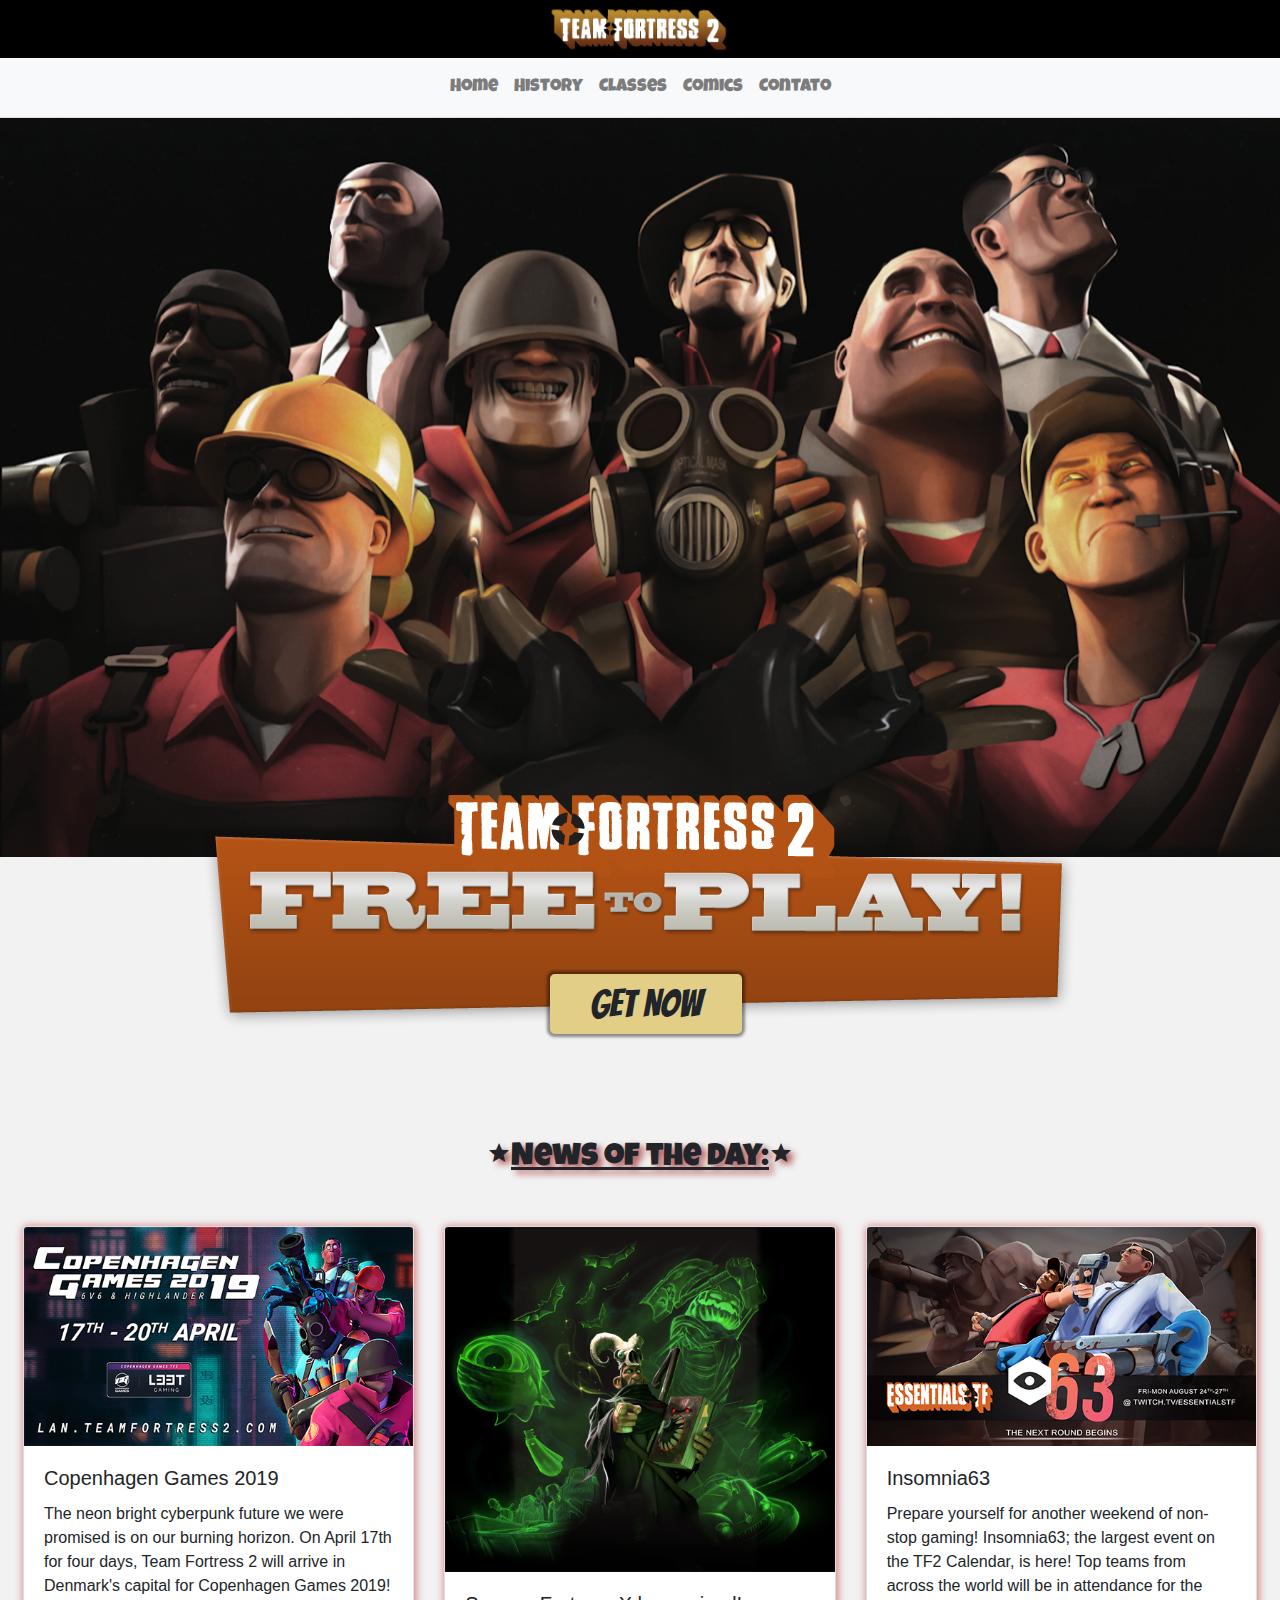
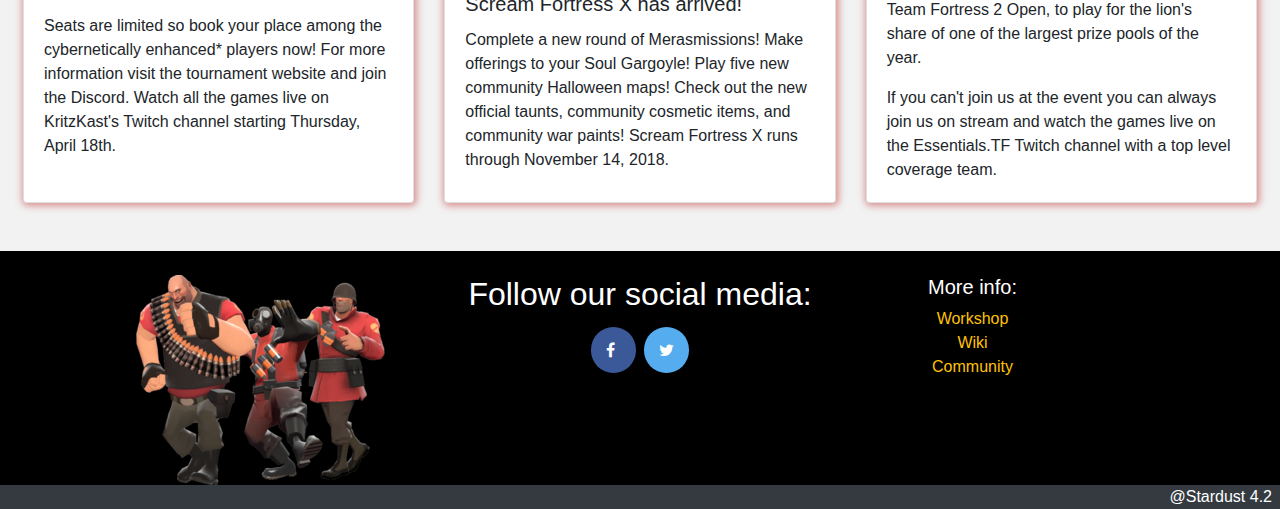
<file: web2Project/index.html>
<!DOCTYPE html>
<html lang="en">

<head>
  <meta charset="UTF-8">
  <meta name="viewport" content="width=device-width, initial-scale=1.0">
  <meta http-equiv="X-UA-Compatible" content="ie=edge">
  <title>Home</title>
  <link rel="icon" href="assets/resources/img/logo.png" type="image/x-icon"/>
  <link rel="stylesheet" href="assets/resources/style/style.css">
  <link href="https://fonts.googleapis.com/icon?family=Material+Icons" rel="stylesheet">
  <link href="https://fonts.googleapis.com/css?family=Luckiest+Guy&display=swap" rel="stylesheet">
  <link href="https://fonts.googleapis.com/css?family=Bangers&display=swap" rel="stylesheet">
  <link rel="stylesheet" href="https://stackpath.bootstrapcdn.com/bootstrap/4.3.1/css/bootstrap.min.css"
    integrity="sha384-ggOyR0iXCbMQv3Xipma34MD+dH/1fQ784/j6cY/iJTQUOhcWr7x9JvoRxT2MZw1T" crossorigin="anonymous">
  <link rel="stylesheet" href="https://cdnjs.cloudflare.com/ajax/libs/font-awesome/4.7.0/css/font-awesome.min.css">
</head>

<body class="body-color">
  <header>
    <div class="text-center " style="background-color: black; width: 100%">
      <a href="index.html"> <img class="img-fluid" src="assets/resources/img/header.png" alt="tf2"
          style="width: 15%;"></a>
      <nav class="navbar navbar-expand-lg navbar-light bg-light ">
        <button class="navbar-toggler" type="button" data-toggle="collapse" data-target="#navbarNav"
          aria-controls="navbarNav" aria-expanded="false" aria-label="Toggle navigation">
          <span class="navbar-toggler-icon"></span>
        </button>
        <div class="collapse navbar-collapse font-header" id="navbarNav">
          <ul class="navbar-nav navbar-center mx-auto">
            <li class="nav-item">
              <a class="nav-link" href="index.html">Home</a>
            </li>
            <li class="nav-item">
              <a class="nav-link" href="history.html">History</a>
            </li>
            <li class="nav-item">
              <a class="nav-link" href="class.html">Classes</a>
            </li>
            <li class="nav-item">
              <a class="nav-link" href="comics.html">Comics</a>
            </li>
            <li class="nav-item">
              <a class="nav-link" href="contact.html">Contato</a>
            </li>
          </ul>
        </div>
      </nav>
    </div>
    </div>
  </header>
  <main>
    <div align="center">
      <img class="image-home img-fluid" src="assets/resources/img/home.png" alt="">

      <div class="btn-wrap">
        <img class="img-fluid image-freeToplay" src="assets/resources/img/freeToplay.png" alt="">
        <a href="https://store.steampowered.com/app/440/Team_Fortress_2/" role="button" aria-pressed="true"
          class="btn btn btn-lg btn-wrap-link">GET NOW</a>
      </div>
    </div>
    <h2 class="text-center news-font mb-5 mt-5"><i class="material-icons">
        star
      </i>News of the day:<i class="material-icons">
        star
      </i></h2>
    <div class="card-deck ml-2 mr-2">
      <div class="card shadow-card">
        <img src="assets/resources/img/car1-home.png" class="card-img-top" alt="...">
        <div class="card-body">
          <h5 class="card-title">Copenhagen Games 2019</h5>
          <p class="card-text">The neon bright cyberpunk future we were promised is on our burning horizon. On April
            17th for four days, Team Fortress 2 will arrive in Denmark's capital for Copenhagen Games 2019!</p>
          <p class="card-text">Seats are limited so book your place among the cybernetically enhanced* players now! For
            more information visit the tournament website and join the Discord. Watch all the games live on KritzKast's
            Twitch channel starting Thursday, April 18th.</p>
        </div>
      </div>
      <div class="card shadow-card">
        <img src="assets/resources/img/card2-home.png" class="card-img-top" alt="...">
        <div class="card-body">
          <h5 class="card-title">Scream Fortress X has arrived!</h5>
          <p class="card-text">Complete a new round of Merasmissions! Make offerings to your Soul Gargoyle! Play five
            new community Halloween maps! Check out the new official taunts, community cosmetic items, and community war
            paints! Scream Fortress X runs through November 14, 2018.</p>
        </div>
      </div>
      <div class="card shadow-card">
        <img src="assets/resources/img/card3-home.jpg" class="card-img-top" alt="...">
        <div class="card-body">
          <h5 class="card-title">Insomnia63</h5>
          <p class="card-text">Prepare yourself for another weekend of non-stop gaming! Insomnia63; the largest event on
            the TF2 Calendar, is here! Top teams from across the world will be in attendance for the Team Fortress 2
            Open, to play for the lion's share of one of the largest prize pools of the year.</p>
          <p class="card-text">If you can't join us at the event you can always join us on stream and watch the games
            live on the Essentials.TF Twitch channel with a top level coverage team.</p>
        </div>
      </div>
    </div>
  </main>
  <footer class="text-center mt-5 footer-color">
    <div class="container">
      <div class="row row-30">
        <div class="col-md-4  mt-4">
          <img src="assets/resources/img/footer.png" alt="">
        </div>
        <div class="col-md-4 mt-4">
          <h2 class="text-white">Follow our social media:</h2>
          <a href="https://www.facebook.com/TeamFortress2" class="fa fa-facebook text-left"></a>
          <a href="https://twitter.com/TeamFortress" class="fa fa-twitter text-left"></a>
        </div>
        <div class="col-md-4 col-xl-3 mt-4">
          <h5 class="text-white">More info:</h5>
          <ul class="nav-list">
            <li>
              <a class="text-warning" href="https://steamcommunity.com/workshop/browse?appid=440">
                Workshop</a>
            </li>
            <li><a class="text-warning" href="https://wiki.teamfortress.com/wiki/Main_Page">
                Wiki</a>
            </li>
            <li><a class="text-warning" href="https://steamcommunity.com/app/440">
                Community</a>
            </li>
          </ul>
        </div>
      </div>
    </div>
  </footer>
  <div class="text-right bg-dark text-white">
    <span class="mr-2">@Stardust 4.2</span>
  </div>
</body>
<script src="https://code.jquery.com/jquery-3.3.1.slim.min.js"
  integrity="sha384-q8i/X+965DzO0rT7abK41JStQIAqVgRVzpbzo5smXKp4YfRvH+8abtTE1Pi6jizo" crossorigin="anonymous"></script>
<script src="https://cdnjs.cloudflare.com/ajax/libs/popper.js/1.14.7/umd/popper.min.js"
  integrity="sha384-UO2eT0CpHqdSJQ6hJty5KVphtPhzWj9WO1clHTMGa3JDZwrnQq4sF86dIHNDz0W1" crossorigin="anonymous"></script>
<script src="https://stackpath.bootstrapcdn.com/bootstrap/4.3.1/js/bootstrap.min.js"
  integrity="sha384-JjSmVgyd0p3pXB1rRibZUAYoIIy6OrQ6VrjIEaFf/nJGzIxFDsf4x0xIM+B07jRM" crossorigin="anonymous"></script>

</html>
</file>
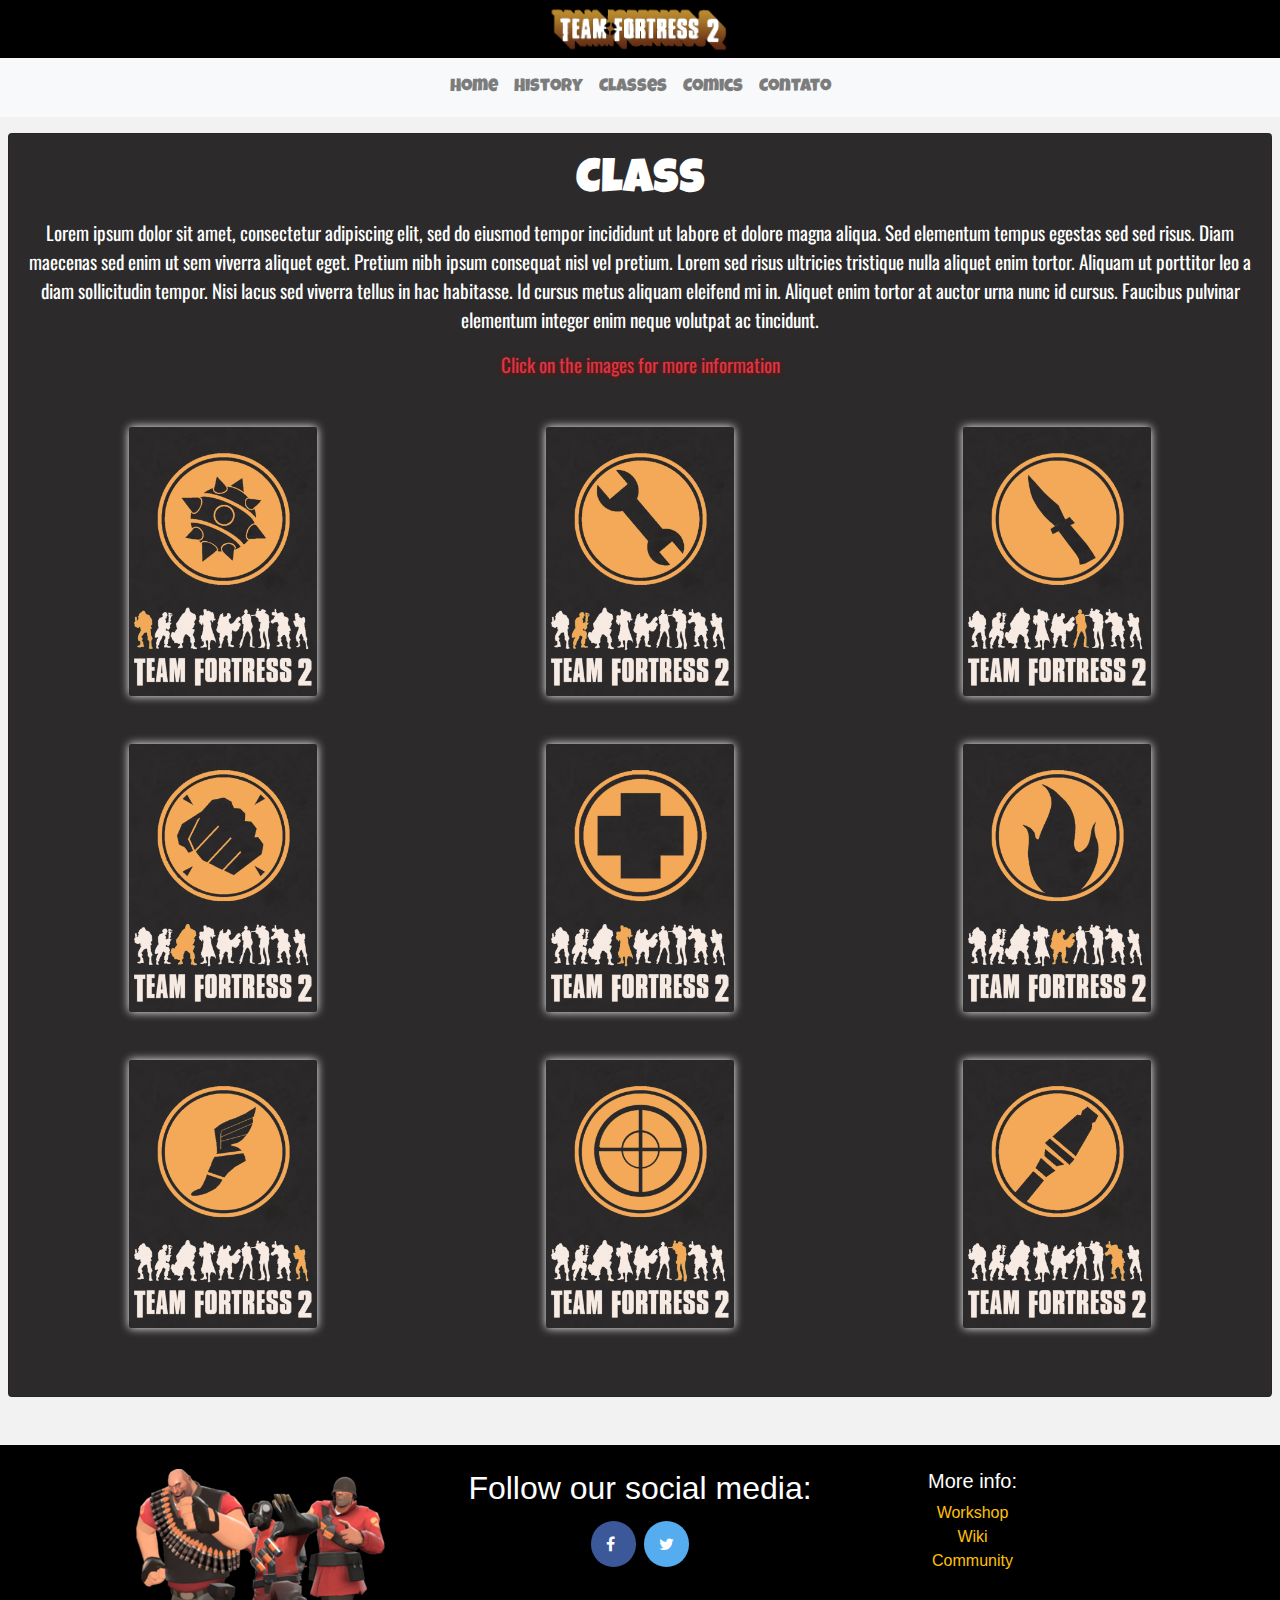
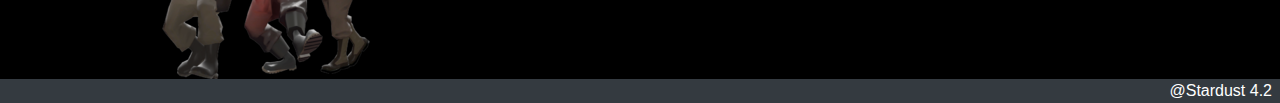
<file: web2Project/class.html>
<!DOCTYPE html>
<html lang="en">

<head>
  <meta charset="UTF-8">
  <meta name="viewport" content="width=device-width, initial-scale=1.0">
  <meta http-equiv="X-UA-Compatible" content="ie=edge">
  <title>Class</title>
  <link rel="icon" href="assets/resources/img/logo.png" type="image/x-icon" />
  <link rel="stylesheet" href="assets/resources/style/style.css">
  <link href="https://fonts.googleapis.com/css?family=Luckiest+Guy&display=swap" rel="stylesheet">
  <link href="https://fonts.googleapis.com/css?family=Oswald&display=swap" rel="stylesheet">
  <link rel="stylesheet" href="https://stackpath.bootstrapcdn.com/bootstrap/4.3.1/css/bootstrap.min.css"
    integrity="sha384-ggOyR0iXCbMQv3Xipma34MD+dH/1fQ784/j6cY/iJTQUOhcWr7x9JvoRxT2MZw1T" crossorigin="anonymous">
  <link rel="stylesheet" href="https://cdnjs.cloudflare.com/ajax/libs/font-awesome/4.7.0/css/font-awesome.min.css">
</head>

<body class="body-color">
  <header>
    <div class="text-center " style="background-color: black; width: 100%">
      <a href="index.html"> <img class="img-fluid" src="assets/resources/img/header.png" alt="tf2"
          style="width: 15%;"></a>
      <nav class="navbar navbar-expand-lg navbar-light bg-light ">
        <button class="navbar-toggler" type="button" data-toggle="collapse" data-target="#navbarNav"
          aria-controls="navbarNav" aria-expanded="false" aria-label="Toggle navigation">
          <span class="navbar-toggler-icon"></span>
        </button>
        <div class="collapse navbar-collapse font-header" id="navbarNav">
          <ul class="navbar-nav navbar-center mx-auto">
            <li class="nav-item">
              <a class="nav-link" href="index.html">Home</a>
            </li>
            <li class="nav-item">
              <a class="nav-link" href="history.html">History</a>
            </li>
            <li class="nav-item">
              <a class="nav-link" href="class.html">Classes</a>
            </li>
            <li class="nav-item">
              <a class="nav-link" href="comics.html">Comics</a>
            </li>
            <li class="nav-item">
              <a class="nav-link" href="contact.html">Contato</a>
            </li>
          </ul>
        </div>
      </nav>
    </div>
    </div>
  </header>
  <main>
    <div class="card bg-card text-white ml-2 mr-2 mt-3">
      <div class="card-body">
        <h2 class=" text-center title-font">
          Class
        </h2>
        <div class="font-text">
          <p class=" text-center">Lorem ipsum dolor sit amet, consectetur adipiscing elit, sed do eiusmod tempor
            incididunt
            ut labore et dolore magna aliqua. Sed elementum tempus egestas sed sed risus. Diam
            maecenas sed enim ut sem viverra aliquet eget. Pretium nibh ipsum consequat nisl vel
            pretium. Lorem sed risus ultricies tristique nulla aliquet enim tortor. Aliquam ut
            porttitor leo a diam sollicitudin tempor. Nisi lacus sed viverra tellus in hac habitasse.
            Id cursus metus aliquam eleifend mi in. Aliquet enim tortor at auctor urna nunc id cursus.
            Faucibus pulvinar elementum integer enim neque volutpat ac tincidunt.
          </p>
          <p class="text-danger text-center mb-5 info-shadow">Click on the images for more information</p>
        </div>
        <div class="card-image">
          <div class="row mb-5">
            <img id="image-class" value="demo" class="image-responsive card-img" data-toggle="tooltip"
              data-placement="right" title="Class: Demoman" src="assets/resources/img/Cartas/class-demo.png">
            <img id="image-class" value="engi" class="image-responsive card-img" data-toggle="tooltip"
              data-placement="right" title="Class: Engineer" src="assets/resources/img/Cartas/class-engi.png">
            <img id="image-class" value="spy" class="image-responsive card-img" data-toggle="tooltip"
              data-placement="right" title="Class: Spy" src="assets/resources/img/Cartas/class-spy.png">
          </div>
          <div class="row mb-5">
            <img id="image-class" value="heavy" class="image-responsive card-img" data-toggle="tooltip"
              data-placement="right" title="Class: heavy" src="assets/resources/img/Cartas/class-heavy.png">
            <img id="image-class" value="medic" class="image-responsive card-img" data-toggle="tooltip"
              data-placement="right" title="Class: Medic" src="assets/resources/img/Cartas/class-medic.png">
            <img id="image-class" value="pyro" class="image-responsive card-img" data-toggle="tooltip"
              data-placement="right" title="Class: Pyro" src="assets/resources/img/Cartas/class-pyro.png">
          </div>
          <div class="row mb-5">
            <img id="image-class" value="scout" class="image-responsive card-img" data-toggle="tooltip"
              data-placement="right" title="Class: Scout" src="assets/resources/img/Cartas/class-scout.png">
            <img id="image-class" value="sniper" class="image-responsive card-img" data-toggle="tooltip"
              data-placement="right" title="Class: Sniper" src="assets/resources/img/Cartas/class-sniper.png">
            <img id="image-class" value="soldier" class="image-responsive card-img" data-toggle="tooltip"
              data-placement="right" title="Class: Soldier" src="assets/resources/img/Cartas/class-soldier.png">
          </div>
        </div>
      </div>
    </div>
  </main>
  <footer class="text-center mt-5 footer-color">
    <div class="container">
      <div class="row row-30">
        <div class="col-md-4  mt-4">
          <img src="assets/resources/img/footer.png">
        </div>
        <div class="col-md-4 mt-4">
          <h2 class="text-white">Follow our social media:</h2>
          <a href="https://www.facebook.com/TeamFortress2" class="fa fa-facebook text-left"></a>
          <a href="https://twitter.com/TeamFortress" class="fa fa-twitter text-left"></a>
        </div>
        <div class="col-md-4 col-xl-3 mt-4">
          <h5 class="text-white">More info:</h5>
          <ul class="nav-list">
            <li>
              <a class="text-warning" href="https://steamcommunity.com/workshop/browse?appid=440">
                Workshop</a>
            </li>
            <li><a class="text-warning" href="https://wiki.teamfortress.com/wiki/Main_Page">
                Wiki</a>
            </li>
            <li><a class="text-warning" href="https://steamcommunity.com/app/440">
                Community</a>
            </li>
          </ul>
        </div>
      </div>
    </div>
  </footer>
  <div class="text-right bg-dark text-white">
    <span class="mr-2">@Stardust 4.2</span>
  </div>
</body>
<script src="https://code.jquery.com/jquery-3.3.1.slim.min.js"
  integrity="sha384-q8i/X+965DzO0rT7abK41JStQIAqVgRVzpbzo5smXKp4YfRvH+8abtTE1Pi6jizo" crossorigin="anonymous"></script>
<script src="https://cdnjs.cloudflare.com/ajax/libs/popper.js/1.14.7/umd/popper.min.js"
  integrity="sha384-UO2eT0CpHqdSJQ6hJty5KVphtPhzWj9WO1clHTMGa3JDZwrnQq4sF86dIHNDz0W1" crossorigin="anonymous"></script>
<script src="https://stackpath.bootstrapcdn.com/bootstrap/4.3.1/js/bootstrap.min.js"
  integrity="sha384-JjSmVgyd0p3pXB1rRibZUAYoIIy6OrQ6VrjIEaFf/nJGzIxFDsf4x0xIM+B07jRM" crossorigin="anonymous"></script>
<script src="assets/resources/scripts/classes.js"></script>
<script>
  $(function () {
    $('[data-toggle="tooltip"]').tooltip()
  })
</script>

</html>
</file>
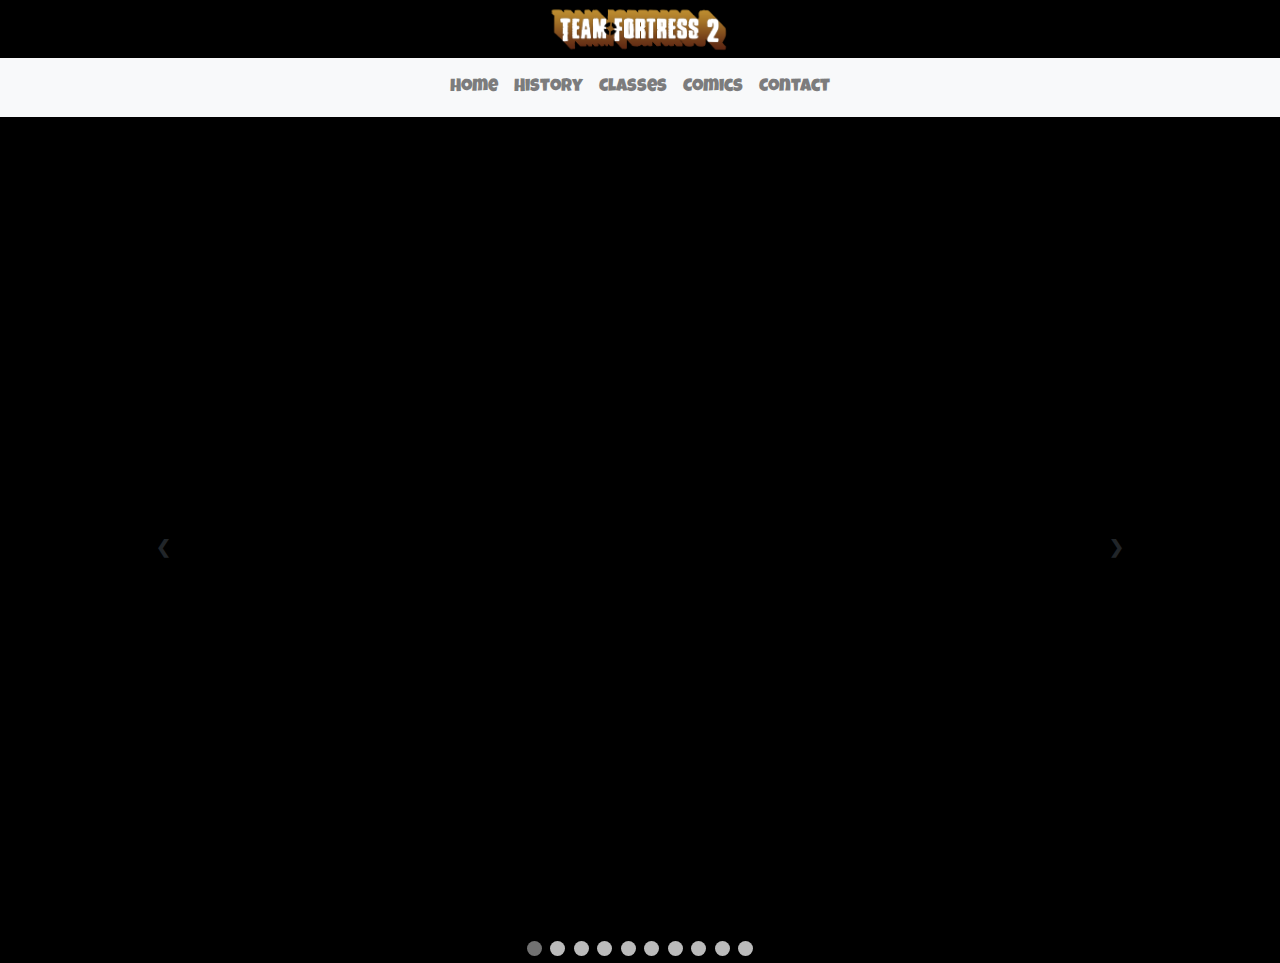
<file: web2Project/comic1.html>
<!DOCTYPE html>
<html lang="en">

<head>
  <meta charset="UTF-8">
  <meta name="viewport" content="width=device-width, initial-scale=1.0">
  <meta http-equiv="X-UA-Compatible" content="ie=edge">
  <title>Comic1</title>
  <link rel="icon" href="assets/resources/img/logo.png" type="image/x-icon" />
  <link rel="stylesheet" href="assets/resources/style/style.css">
  <link rel="stylesheet" href="assets/resources/style/comic1.css">
  <link href="https://fonts.googleapis.com/icon?family=Material+Icons" rel="stylesheet">
  <link href="https://fonts.googleapis.com/css?family=Luckiest+Guy&display=swap" rel="stylesheet">
  <link href="https://fonts.googleapis.com/css?family=Bangers&display=swap" rel="stylesheet">
  <link rel="stylesheet" href="https://stackpath.bootstrapcdn.com/bootstrap/4.3.1/css/bootstrap.min.css"
    integrity="sha384-ggOyR0iXCbMQv3Xipma34MD+dH/1fQ784/j6cY/iJTQUOhcWr7x9JvoRxT2MZw1T" crossorigin="anonymous">
  <link rel="stylesheet" href="https://cdnjs.cloudflare.com/ajax/libs/font-awesome/4.7.0/css/font-awesome.min.css">
</head>

<body class="background-comics">
  <header>
    <div class="text-center " style="background-color: black; width: 100%">
      <a href="index.html"> <img class="img-fluid" src="assets/resources/img/header.png" alt="tf2"
          style="width: 15%;"></a>
      <nav class="navbar navbar-expand-lg navbar-light bg-light ">
        <button class="navbar-toggler" type="button" data-toggle="collapse" data-target="#navbarNav"
          aria-controls="navbarNav" aria-expanded="false" aria-label="Toggle navigation">
          <span class="navbar-toggler-icon"></span>
        </button>
        <div class="collapse navbar-collapse font-header" id="navbarNav">
          <ul class="navbar-nav navbar-center mx-auto">
            <li class="nav-item">
              <a class="nav-link" href="index.html">Home</a>
            </li>
            <li class="nav-item">
              <a class="nav-link" href="history.html">History</a>
            </li>
            <li class="nav-item">
              <a class="nav-link" href="class.html">Classes</a>
            </li>
            <li class="nav-item">
              <a class="nav-link" href="comics.html">Comics</a>
            </li>
            <li class="nav-item">
              <a class="nav-link" href="contact.html">Contact</a>
            </li>
          </ul>
        </div>
      </nav>
    </div>
    </div>
  </header>

  <div class="slideshow-container mt-5">

    <div class="mySlides fade">
      <div class="numbertext">1 / 10</div>
      <img src="assets/resources/img/comic2/00.jpg" style="width:100%">
    </div>

    <div class="mySlides fade">
      <div class="numbertext">3 / 10</div>
      <img src="assets/resources/img/comic2/02.jpg" style="width:100%">
    </div>

    <div class="mySlides fade">
      <div class="numbertext">4 / 10</div>
      <img src="assets/resources/img/comic2/03.jpg" style="width:100%">
    </div>

    <div class="mySlides fade">
      <div class="numbertext">5 / 10</div>
      <img src="assets/resources/img/comic2/04.jpg" style="width:100%">
    </div>

    <div class="mySlides fade">
      <div class="numbertext">6 / 10</div>
      <img src="assets/resources/img/comic2/05.jpg" style="width:100%">
    </div>

    <div class="mySlides fade">
      <div class="numbertext">7 / 10</div>
      <img src="assets/resources/img/comic2/06.jpg" style="width:100%">
    </div>

    <div class="mySlides fade">
      <div class="numbertext">8 / 10</div>
      <img src="assets/resources/img/comic2/07.jpg" style="width:100%">
    </div>

    <div class="mySlides fade">
      <div class="numbertext">9 / 10</div>
      <img src="assets/resources/img/comic2/08.jpg" style="width:100%">
    </div>

    <div class="mySlides fade">
      <div class="numbertext">10 / 10</div>
      <img src="assets/resources/img/comic2/09.jpg" style="width:100%">
    </div>

    <a class="prev" onclick="plusSlides(-1)">&#10094;</a>
    <a class="next" onclick="plusSlides(1)">&#10095;</a>

  </div>
  <br>

  <div style="text-align:center">
    <span class="dot" onclick="currentSlide(1)"></span>
    <span class="dot" onclick="currentSlide(2)"></span>
    <span class="dot" onclick="currentSlide(3)"></span>
    <span class="dot" onclick="currentSlide(4)"></span>
    <span class="dot" onclick="currentSlide(5)"></span>
    <span class="dot" onclick="currentSlide(6)"></span>
    <span class="dot" onclick="currentSlide(7)"></span>
    <span class="dot" onclick="currentSlide(8)"></span>
    <span class="dot" onclick="currentSlide(9)"></span>
    <span class="dot" onclick="currentSlide(10)"></span>

  </div>

  <script src="assets/resources/scripts/comic1.js"></script>

</body>

</html>
</file>
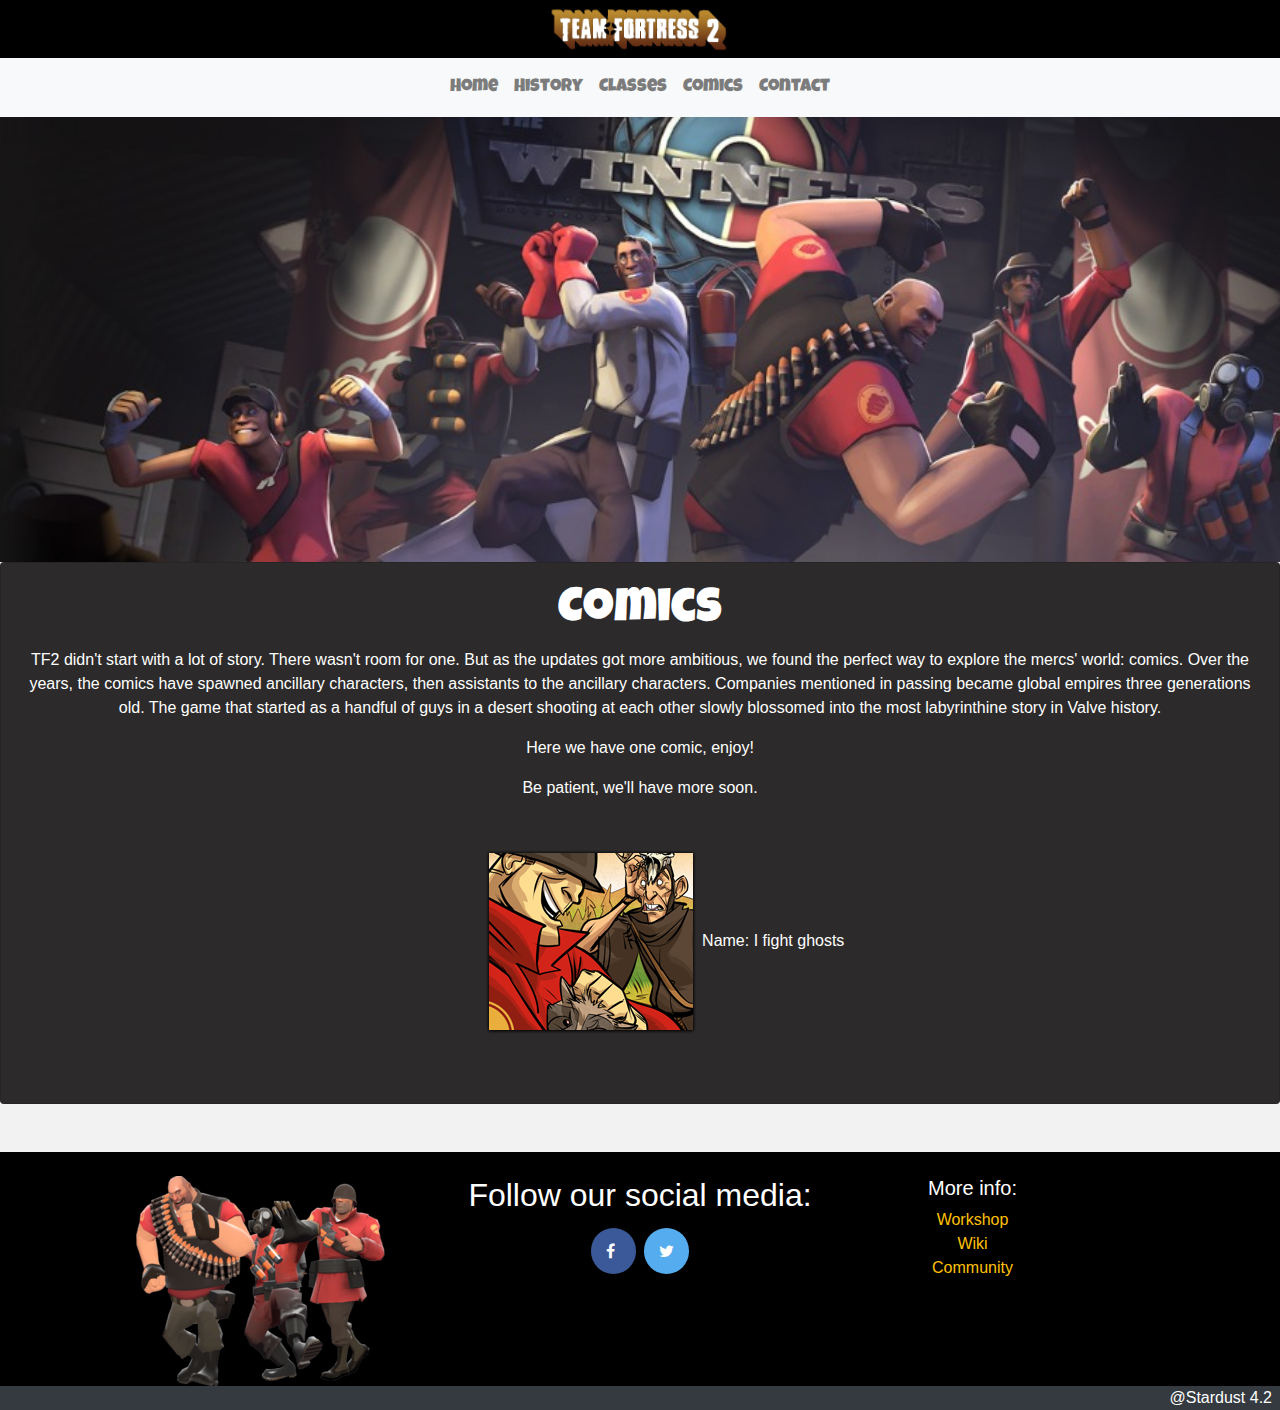
<file: web2Project/comics.html>
<!DOCTYPE html>
<html lang="en">

<head>
  <meta charset="UTF-8">
  <meta name="viewport" content="width=device-width, initial-scale=1.0">
  <meta http-equiv="X-UA-Compatible" content="ie=edge">
  <title>Comics</title>
  <link rel="icon" href="assets/resources/img/logo.png" type="image/x-icon" />
  <link rel="stylesheet" href="assets/resources/style/style.css">
  <link href="https://fonts.googleapis.com/css?family=Luckiest+Guy&display=swap" rel="stylesheet">
  <link href="https://fonts.googleapis.com/css?family=Oswald&display=swap" rel="stylesheet">
  <link rel="stylesheet" href="https://stackpath.bootstrapcdn.com/bootstrap/4.3.1/css/bootstrap.min.css"
    integrity="sha384-ggOyR0iXCbMQv3Xipma34MD+dH/1fQ784/j6cY/iJTQUOhcWr7x9JvoRxT2MZw1T" crossorigin="anonymous">
  <link rel="stylesheet" href="https://cdnjs.cloudflare.com/ajax/libs/font-awesome/4.7.0/css/font-awesome.min.css">
</head>

<body class="body-color">
  <header>
    <div class="text-center " style="background-color: black; width: 100%">
      <a href="index.html"> <img class="img-fluid" src="assets/resources/img/header.png" alt="tf2"
          style="width: 15%;"></a>
      <nav class="navbar navbar-expand-lg navbar-light bg-light ">
        <button class="navbar-toggler" type="button" data-toggle="collapse" data-target="#navbarNav"
          aria-controls="navbarNav" aria-expanded="false" aria-label="Toggle navigation">
          <span class="navbar-toggler-icon"></span>
        </button>
        <div class="collapse navbar-collapse font-header" id="navbarNav">
          <ul class="navbar-nav navbar-center mx-auto">
            <li class="nav-item">
              <a class="nav-link" href="index.html">Home</a>
            </li>
            <li class="nav-item">
              <a class="nav-link" href="history.html">History</a>
            </li>
            <li class="nav-item">
              <a class="nav-link" href="class.html">Classes</a>
            </li>
            <li class="nav-item">
              <a class="nav-link" href="comics.html">Comics</a>
            </li>
            <li class="nav-item">
              <a class="nav-link" href="contact.html">Contact</a>
            </li>
          </ul>
        </div>
      </nav>
    </div>
    </div>
  </header>
  <main>
    <div class="parallax-comics"></div>
    <div class="card bg-card text-white">
      <div class="card-body text-center">
        <h2 class="title-font">Comics</h2>
        <p class="histort-font">
          TF2 didn't start with a lot of story. There wasn't room for one. But as the updates got
          more ambitious, we found the perfect way to explore the mercs' world: comics. Over the
          years, the comics have spawned ancillary characters, then assistants to the ancillary
          characters. Companies mentioned in passing became global empires three generations old.
          The game that started as a handful of guys in a desert shooting at each other slowly
          blossomed into the most labyrinthine story in Valve history.
        </p>
        <p class="histort-font">Here we have one comic, enjoy!</p>
        <p class="histort-font">Be patient, we'll have more soon.</p>

        <div class="mt-5 mb-5">
          <a href="comic1.html"><img class="image-responsive ml-5" src="assets/resources/img/comic2/capa.png" alt="">
            <span style="color: white">Name: I fight ghosts</span>
          </a>
        </div>
      </div>
    </div>
  </main>
  <footer class="text-center mt-5 footer-color">
    <div class="container">
      <div class="row row-30">
        <div class="col-md-4  mt-4">
          <img src="assets/resources/img/footer.png" alt="">
        </div>
        <div class="col-md-4 mt-4">
          <h2 class="text-white">Follow our social media:</h2>
          <a href="https://www.facebook.com/TeamFortress2" class="fa fa-facebook text-left"></a>
          <a href="https://twitter.com/TeamFortress" class="fa fa-twitter text-left"></a>
        </div>
        <div class="col-md-4 col-xl-3 mt-4">
          <h5 class="text-white">More info:</h5>
          <ul class="nav-list">
            <li>
              <a class="text-warning" href="https://steamcommunity.com/workshop/browse?appid=440">
                Workshop</a>
            </li>
            <li><a class="text-warning" href="https://wiki.teamfortress.com/wiki/Main_Page">
                Wiki</a>
            </li>
            <li><a class="text-warning" href="https://steamcommunity.com/app/440">
                Community</a>
            </li>
          </ul>
        </div>
      </div>
    </div>
  </footer>
  <div class="text-right bg-dark text-white">
    <span class="mr-2">@Stardust 4.2</span>
  </div>
</body>

<script src="https://code.jquery.com/jquery-3.3.1.slim.min.js"
  integrity="sha384-q8i/X+965DzO0rT7abK41JStQIAqVgRVzpbzo5smXKp4YfRvH+8abtTE1Pi6jizo" crossorigin="anonymous"></script>
<script src="https://cdnjs.cloudflare.com/ajax/libs/popper.js/1.14.7/umd/popper.min.js"
  integrity="sha384-UO2eT0CpHqdSJQ6hJty5KVphtPhzWj9WO1clHTMGa3JDZwrnQq4sF86dIHNDz0W1" crossorigin="anonymous"></script>
<script src="https://stackpath.bootstrapcdn.com/bootstrap/4.3.1/js/bootstrap.min.js"
  integrity="sha384-JjSmVgyd0p3pXB1rRibZUAYoIIy6OrQ6VrjIEaFf/nJGzIxFDsf4x0xIM+B07jRM" crossorigin="anonymous"></script>

</html>
</file>
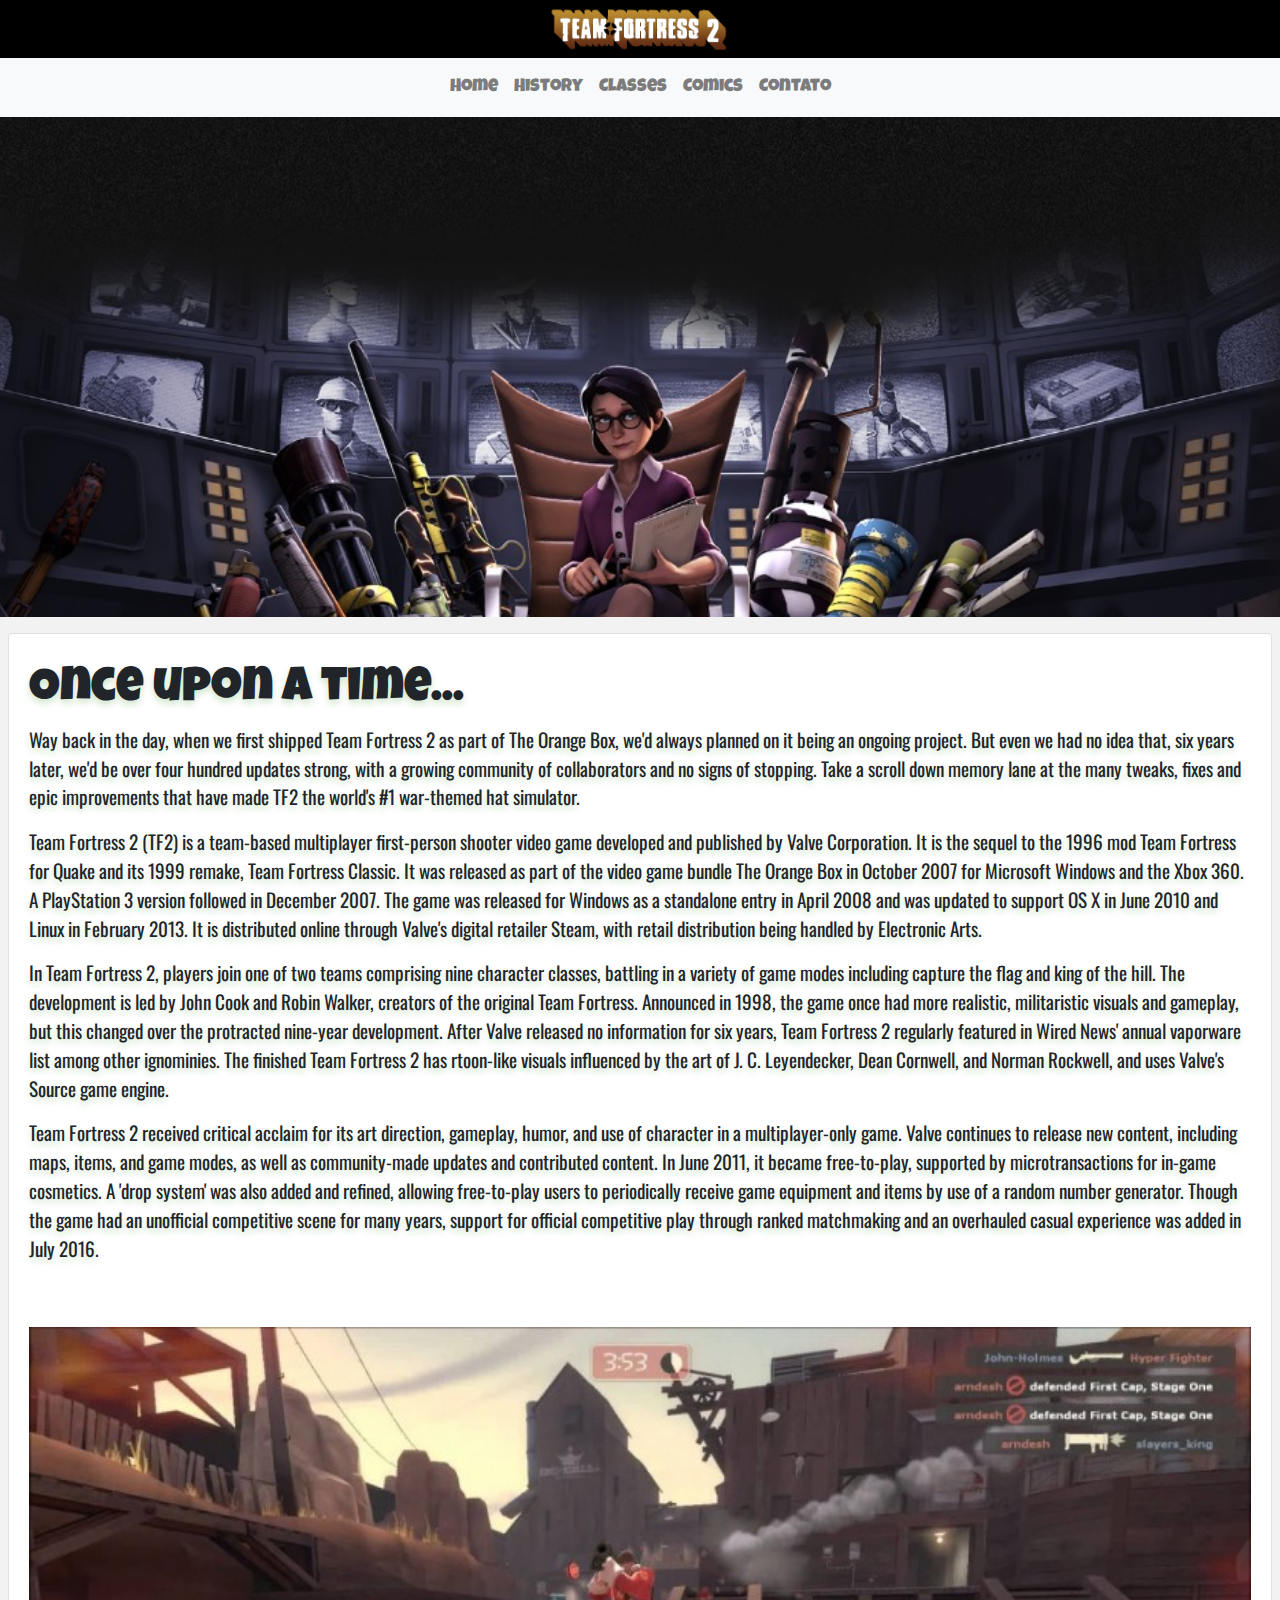
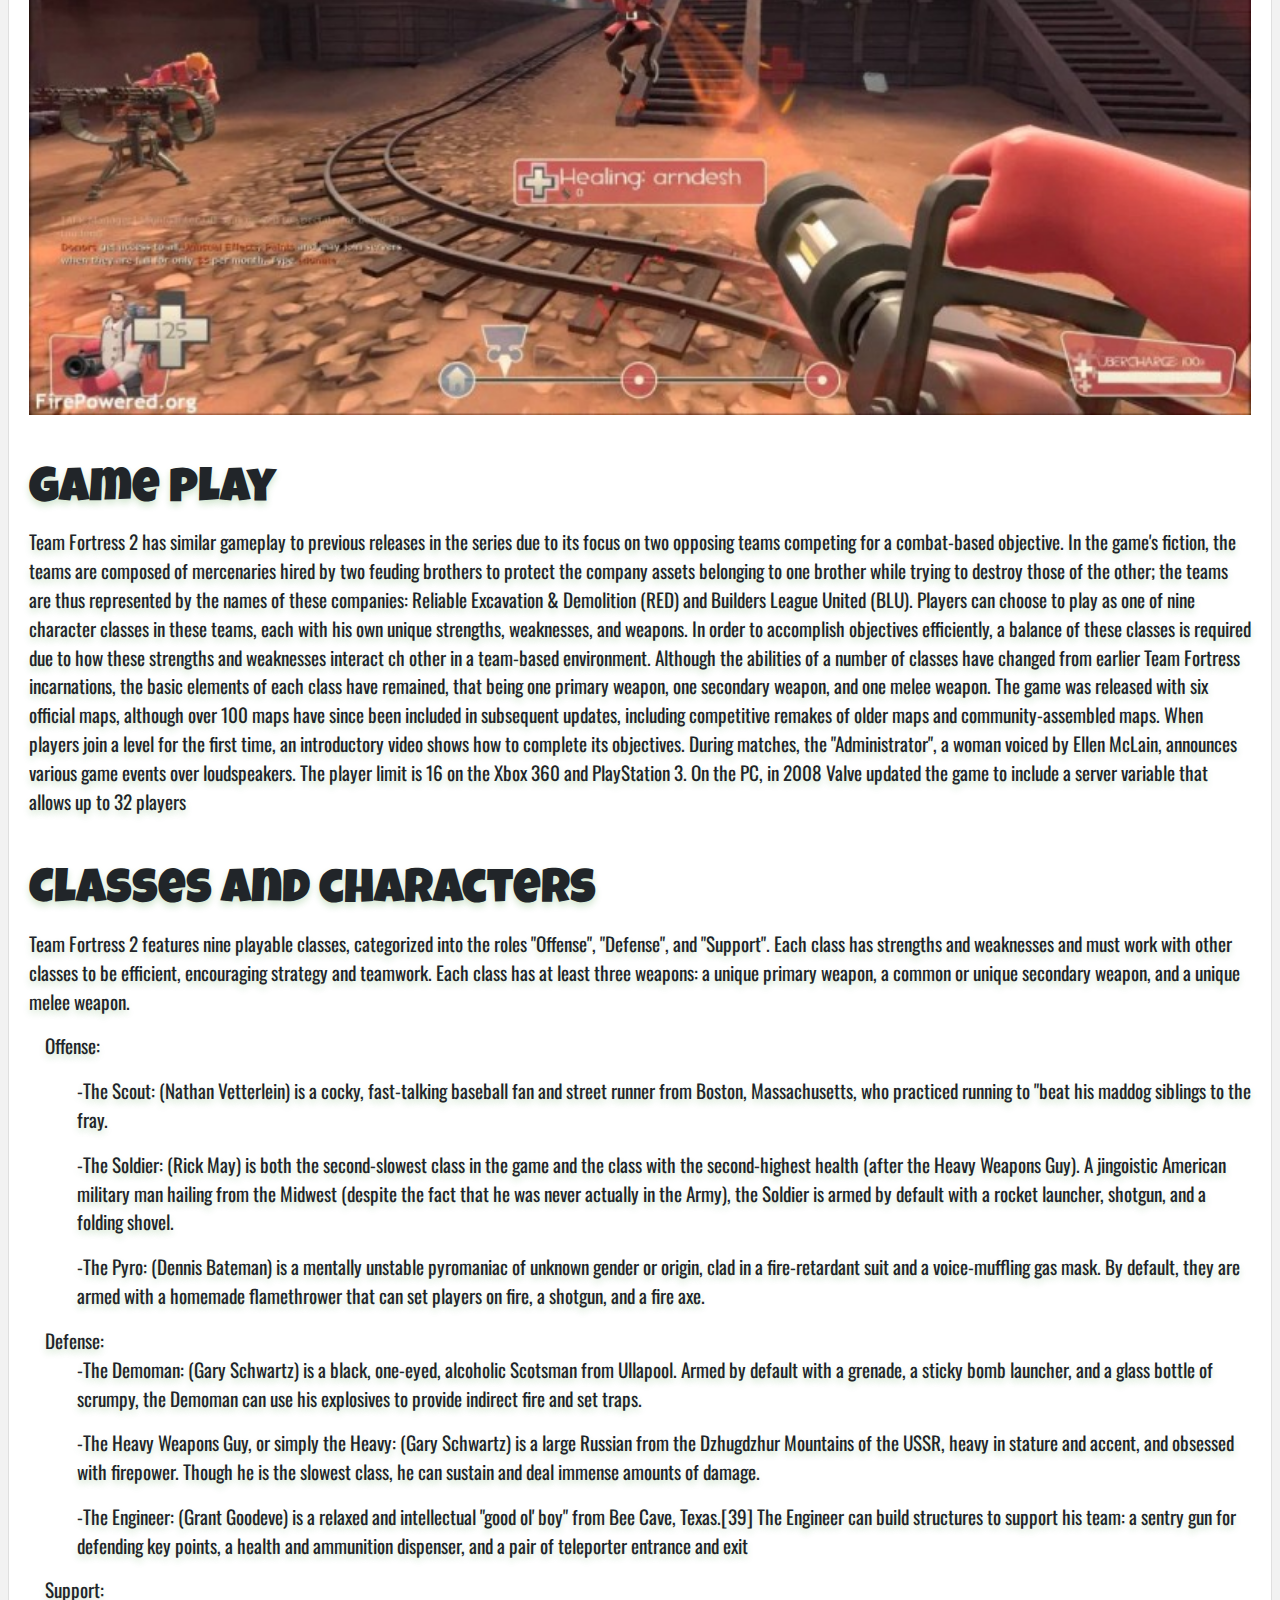
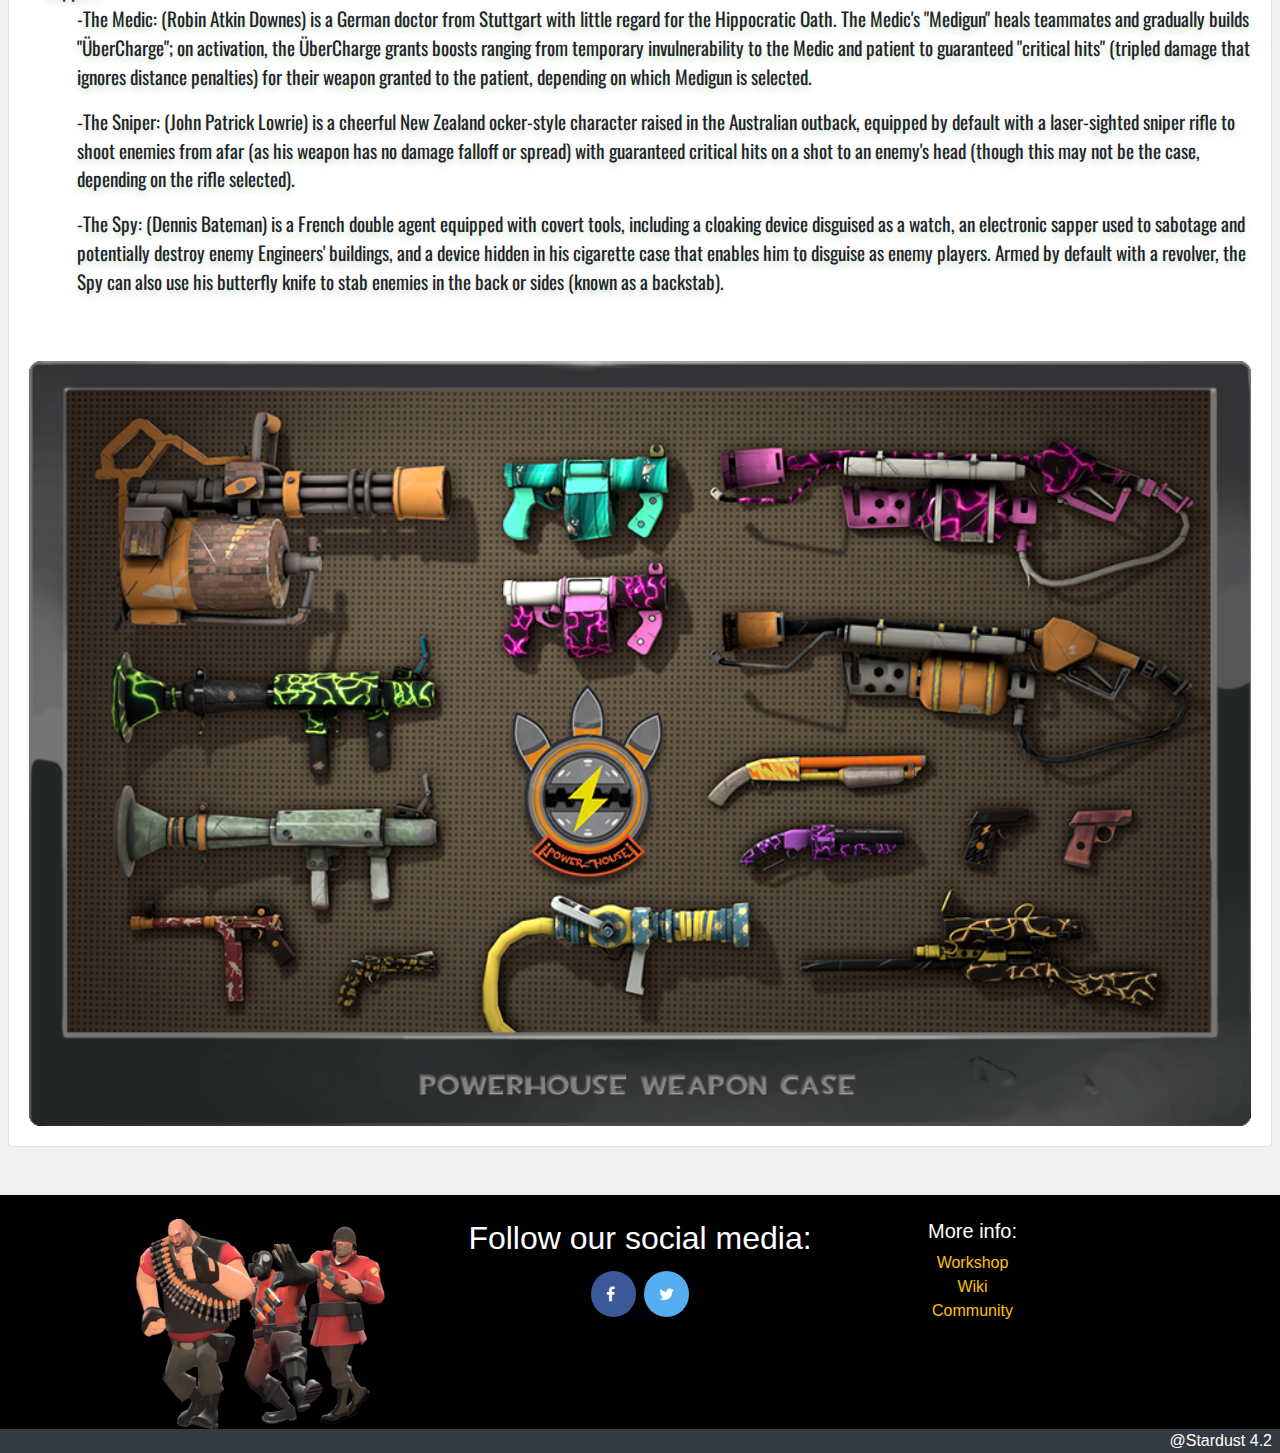
<file: web2Project/history.html>
<!DOCTYPE html>
<html lang="en">

<head>
  <meta charset="UTF-8">
  <meta name="viewport" content="width=device-width, initial-scale=1.0">
  <meta http-equiv="X-UA-Compatible" content="ie=edge">
  <title>History</title>
  <link rel="icon" href="assets/resources/img/logo.png" type="image/x-icon"/>
  <link rel="stylesheet" href="assets/resources/style/style.css">
  <link href="https://fonts.googleapis.com/css?family=Luckiest+Guy&display=swap" rel="stylesheet">
  <link href="https://fonts.googleapis.com/css?family=Oswald&display=swap" rel="stylesheet">
  <link rel="stylesheet" href="https://stackpath.bootstrapcdn.com/bootstrap/4.3.1/css/bootstrap.min.css"
    integrity="sha384-ggOyR0iXCbMQv3Xipma34MD+dH/1fQ784/j6cY/iJTQUOhcWr7x9JvoRxT2MZw1T" crossorigin="anonymous">
  <link rel="stylesheet" href="https://cdnjs.cloudflare.com/ajax/libs/font-awesome/4.7.0/css/font-awesome.min.css">
  <script src="https://code.jquery.com/jquery-3.3.1.slim.min.js"
    integrity="sha384-q8i/X+965DzO0rT7abK41JStQIAqVgRVzpbzo5smXKp4YfRvH+8abtTE1Pi6jizo" crossorigin="anonymous">
  </script>
  <script src="https://cdnjs.cloudflare.com/ajax/libs/popper.js/1.14.7/umd/popper.min.js"
    integrity="sha384-UO2eT0CpHqdSJQ6hJty5KVphtPhzWj9WO1clHTMGa3JDZwrnQq4sF86dIHNDz0W1" crossorigin="anonymous">
  </script>
  <script src="https://stackpath.bootstrapcdn.com/bootstrap/4.3.1/js/bootstrap.min.js"
    integrity="sha384-JjSmVgyd0p3pXB1rRibZUAYoIIy6OrQ6VrjIEaFf/nJGzIxFDsf4x0xIM+B07jRM" crossorigin="anonymous">
  </script>
</head>
<script>
    function muda(){
      document.getElementById('text-class').style.color="orange";
    }
  </script>
<body class="body-color">
  <header>
    <div class="text-center " style="background-color: black; width: 100%">
      <a href="index.html"> <img class="img-fluid" src="assets/resources/img/header.png" alt="tf2"
          style="width: 15%;"></a>
      <nav class="navbar navbar-expand-lg navbar-light bg-light ">
        <button class="navbar-toggler" type="button" data-toggle="collapse" data-target="#navbarNav"
          aria-controls="navbarNav" aria-expanded="false" aria-label="Toggle navigation">
          <span class="navbar-toggler-icon"></span>
        </button>
        <div class="collapse navbar-collapse font-header" id="navbarNav">
          <ul class="navbar-nav navbar-center mx-auto">
            <li class="nav-item">
              <a class="nav-link" href="index.html">Home</a>
            </li>
            <li class="nav-item">
              <a class="nav-link" href="history.html">History</a>
            </li>
            <li class="nav-item">
              <a class="nav-link" href="class.html">Classes</a>
            </li>
            <li class="nav-item">
              <a class="nav-link" href="comics.html">Comics</a>
            </li>
            <li class="nav-item">
              <a class="nav-link" href="contact.html">Contato</a>
            </li>
          </ul>
        </div>
      </nav>
    </div>
    </div>
  </header>
  <main>
    <div class="parallax-history"></div>
    <div>
      <div class="card card ml-2 mr-2 mt-3 history-shadow">
        <div class="card-body">
          <span class="title-font"> Once upon a time... </span>
          <p class="font-text" id="text-class" onmouseover="muda()">
            Way back in the day, when we first shipped Team Fortress 2 as part of The Orange Box, we'd always planned on
            it being an ongoing project.
            But even we had no idea that, six years later, we'd be over four hundred updates strong, with a growing
            community of collaborators and no
            signs of stopping. Take a scroll down memory lane at the many tweaks, fixes and epic improvements that have
            made TF2 the world's #1 war-themed
            hat simulator.
          </p>
          <p class="font-text">
            Team Fortress 2 (TF2) is a team-based multiplayer first-person shooter video game developed and published by
            Valve Corporation. It is the sequel to the
            1996 mod Team Fortress for Quake and its 1999 remake, Team Fortress Classic. It was released as part of the
            video game bundle The Orange Box in
            October 2007 for Microsoft Windows and the Xbox 360. A PlayStation 3 version followed in December 2007. The
            game was released for Windows as
            a standalone entry in April 2008 and was updated to support OS X in June 2010 and Linux in February 2013. It
            is distributed online through Valve's
            digital retailer Steam, with retail distribution being handled by Electronic Arts.
          </p>
          <p class="font-text">
            In Team Fortress 2, players join one of two teams comprising nine character classes, battling in a variety
            of game modes including capture the flag and king
            of the hill. The development is led by John Cook and Robin Walker, creators of the original Team Fortress.
            Announced in 1998, the game once had
            more realistic, militaristic visuals and gameplay, but this changed over the protracted nine-year
            development. After Valve released no information
            for six years, Team Fortress 2 regularly featured in Wired News' annual vaporware list among other
            ignominies. The finished Team Fortress 2 has
            rtoon-like visuals influenced by the art of J. C. Leyendecker, Dean Cornwell, and Norman Rockwell, and uses
            Valve's Source game engine.
          </p>
          <p class="font-text">
            Team Fortress 2 received critical acclaim for its art direction, gameplay, humor, and use of character in a
            multiplayer-only game.
            Valve continues to release new content, including maps, items, and game modes, as well as community-made
            updates and
            contributed content. In June 2011, it became free-to-play, supported by microtransactions for in-game
            cosmetics. A 'drop system' was
            also added and refined, allowing free-to-play users to periodically receive game equipment and items by use
            of a random number generator.
            Though the game had an unofficial competitive scene for many years, support for official competitive play
            through ranked matchmaking and
            an overhauled casual experience was added in July 2016.
          </p>
          <img class="respondive-image mt-5" style="width: 100%" src="assets/resources/img/img-history1.jpg" alt="">
          <h3 class="title-font mt-5">Game play</h3>
          <p class="font-text">
            Team Fortress 2 has similar gameplay to previous releases in the series due to its focus on two opposing
            teams competing for a combat-based objective. In the game's fiction,
            the teams are composed of mercenaries hired by two feuding brothers to protect the company assets belonging
            to one brother while trying to destroy those of
            the other; the teams are thus represented by the names of these companies: Reliable Excavation & Demolition
            (RED) and Builders League United (BLU). Players can choose to play as
            one of nine character classes in these teams, each with his own unique strengths, weaknesses, and weapons.
            In order to
            accomplish objectives efficiently, a balance of these classes is required due to how these strengths and
            weaknesses interact
            ch other in a team-based environment. Although the abilities of a number of classes have changed from
            earlier Team Fortress
            incarnations, the basic elements of each class have remained, that being one primary weapon, one secondary
            weapon, and one
            melee weapon. The game was released with six official maps, although over 100 maps have since been included
            in
            subsequent updates, including competitive remakes of older maps and community-assembled maps. When players
            join a
            level for the first time, an introductory video shows how to complete its objectives. During matches, the
            "Administrator",
            a woman voiced by Ellen McLain, announces various game events over loudspeakers. The player limit is 16 on
            the Xbox 360
            and PlayStation 3. On the PC, in 2008 Valve updated the game to include a server variable that allows up to
            32 players
          </p>
          <h3 class="title-font mt-5">Classes and characters</h3>
          <p class="font-text">
            Team Fortress 2 features nine playable classes, categorized into the roles "Offense", "Defense", and
            "Support". Each class has strengths and weaknesses and must work with other classes
            to be efficient, encouraging strategy and teamwork. Each class has at least three weapons: a unique primary
            weapon, a
            common or unique secondary weapon, and a unique melee weapon.
          </p>
          <p class="font-text">
            <span class="ml-3">Offense:</span>
            <ul class="ml-5 font-text">
              <li class="mb-3">-The Scout: (Nathan Vetterlein) is a cocky, fast-talking baseball fan and street runner
                from Boston, Massachusetts, who practiced running to
                "beat his maddog siblings to the fray.
              </li>
              <li class="mb-3">-The Soldier: (Rick May) is both the second-slowest class in the game and the class with
                the second-highest health (after the Heavy Weapons Guy). A jingoistic American military
                man hailing from the Midwest (despite the fact that he was never actually in the Army), the Soldier is
                armed by
                default with a rocket launcher, shotgun, and a folding shovel.
              </li>
              <li class="mb-3">-The Pyro:
                (Dennis Bateman) is a mentally unstable pyromaniac of unknown gender or origin, clad in a fire-retardant
                suit and a voice-muffling gas mask. By default, they are
                armed with a homemade flamethrower that can set players on fire, a shotgun, and a fire axe.
              </li>
            </ul>
          </p>
          <span class="ml-3 font-text">Defense:</span>
          <ul class="ml-5 font-text">
            <li class="mb-3">
              -The Demoman: (Gary Schwartz) is a black, one-eyed, alcoholic Scotsman from Ullapool. Armed by default
              with a grenade, a sticky bomb launcher,
              and a glass bottle of scrumpy, the Demoman can use his explosives to provide indirect fire and set traps.
            </li>
            <li class="mb-3">
              -The Heavy Weapons Guy, or simply the Heavy: (Gary Schwartz) is a large Russian from the Dzhugdzhur
              Mountains of the USSR, heavy in stature and accent, and obsessed with firepower.
              Though he is the slowest class, he can sustain and deal immense amounts of damage.
            </li>
            <li class="mb-3">
              -The Engineer: (Grant Goodeve) is a relaxed and intellectual "good ol' boy" from Bee Cave, Texas.[39] The
              Engineer can build structures to support his team: a sentry gun for defending key points, a health and
              ammunition dispenser, and a pair of teleporter entrance and exit
            </li>
          </ul>
          <span class="ml-3 font-text">Support:</span>
          <ul class="ml-5 font-text">
            <li class="mb-3">
              -The Medic: (Robin Atkin Downes) is a German doctor from Stuttgart with little regard for the Hippocratic
              Oath. The Medic's
              "Medigun" heals teammates and gradually builds "ÜberCharge"; on activation, the ÜberCharge grants boosts
              ranging from
              temporary invulnerability to the Medic and patient to guaranteed "critical hits" (tripled damage that
              ignores distance
              penalties) for their weapon granted to the patient, depending on which Medigun is selected.
            </li>
            <li class="mb-3">
              -The Sniper: (John Patrick Lowrie) is a cheerful New Zealand ocker-style character raised in the
              Australian outback,
              equipped by default with a laser-sighted sniper rifle to shoot enemies from afar (as his weapon has no
              damage falloff or
              spread) with guaranteed critical hits on a shot to an enemy's head (though this may not be the case,
              depending on the rifle
              selected).
            </li>
            <li class="mb-3">
              -The Spy: (Dennis Bateman) is a French double agent equipped with covert tools, including a cloaking
              device disguised as a watch, an electronic sapper used to sabotage and potentially destroy enemy
              Engineers'
              buildings, and a device hidden in his cigarette case that enables him to disguise as enemy players. Armed
              by default with
              a revolver, the Spy can also use his butterfly knife to stab enemies in the back or sides (known as a
              backstab).
            </li>
          </ul>
          <img class="respondive-image mt-5" style="width: 100%" src="assets/resources/img/armas-history.png" alt="">

        </div>
      </div>
    </div>
  </main>
  <footer class="text-center mt-5 footer-color">
    <div class="container">
      <div class="row row-30">
        <div class="col-md-4  mt-4">
          <img src="assets/resources/img/footer.png" alt="">
        </div>
        <div class="col-md-4 mt-4">
          <h2 class="text-white">Follow our social media:</h2>
          <a href="https://www.facebook.com/TeamFortress2" class="fa fa-facebook text-left"></a>
          <a href="https://twitter.com/TeamFortress" class="fa fa-twitter text-left"></a>
        </div>
        <div class="col-md-4 col-xl-3 mt-4">
          <h5 class="text-white">More info:</h5>
          <ul class="nav-list">
            <li>
              <a class="text-warning" href="https://steamcommunity.com/workshop/browse?appid=440">
                Workshop</a>
            </li>
            <li><a class="text-warning" href="https://wiki.teamfortress.com/wiki/Main_Page">
                Wiki</a>
            </li>
            <li><a class="text-warning" href="https://steamcommunity.com/app/440">
                Community</a>
            </li>
          </ul>
        </div>
      </div>
    </div>
  </footer>
  <div class="text-right bg-dark text-white">
    <span class="mr-2">@Stardust 4.2</span>
  </div>
</body>
</html>
</file>
<file: web2Project/assets/resources/style/style.css>
.body-color {
  background-color: #8080801a;
}

.btn-wrap {
  position: relative;
  text-align: center;
}

.btn-wrap>a {
  position: absolute;
  top: 50%;
  left: 43%;
  width: 15%;
  height: 60px;
  padding: 0;
  font-family: 'Bangers', cursive;
  font-size: 3vw;
  box-shadow: 0px 0px 3px 3px #0000006e;
  background-color: #e2ce87;
}

@media only screen and (max-width: 600px) {
  .btn-wrap>a {
    top: 23%;
    left: 39%;
    text-align: center;
    width: 22%;
    height: 59px;
    padding: 10px;
    font-size: 5vw;
  }
}

.container-fluid {
  padding-top: 20px;
  padding-bottom: 55px;
}

.navbar-brand {
  position: absolute;
  width: 100%;
  left: 0;
  text-align: center;
  margin: 0 auto;
}

.navbar-toggle {
  z-index: 3;
}

.bg-4 {
  background-color: #2f2f2f;
  color: #ffffff;
}

.image-home {
  width: 100%;
  height: auto;
}

.image-freeToplay {
  position: relative;
  bottom: 63px;
}

.fa {
  padding: 15px;
  font-size: 15px;
  border-radius: 30px;
  width: 45px;
  margin: 5px 2px;
}

.fa:hover {
  opacity: 0.7;
}

.fa-facebook {
  background: #3B5998;
  color: white;
}

.fa-twitter {
  background: #55ACEE;
  color: white;
}

ul,
ol {
  list-style: none;
  padding: 0;
  margin: 0;
}

.footer-color {
  background-color: black;
}

.news-font {
  font-family: 'Luckiest Guy', cursive;
  text-shadow: 5px 4px 6px #9c2222ba;
  text-decoration: underline;
}

.shadow-card {
  box-shadow: 1px 1px 7px 2px #c33b3b85;
}

.font-header {
  font-family: 'Luckiest Guy', cursive;
  font-size: 18px;
}

.img-class {
  width: 100%
}

.card-image>div>img {
  width: 15%;
  height: 10%;
  box-shadow: 0px 0px 10px 0px #fffffffc;
  margin: 0 auto;

}

.img-history-head {
  width: 100%;
}

.font-text {
  font-family: 'Oswald', sans-serif;
  font-size: 1.2em;
}

.title-font {
  font-family: 'Luckiest Guy', cursive;
  font-size: 3em;
}

.info-shadow {
  text-shadow: 0px 1px 4px #880c06;
}

.bg-card {
  background-color: #2c2a2a !important;
}

.img-comics {
  width: 100%;
}

.parallax-comics {
  background-image: url("../img/comics-header.jpeg");
  min-height: 445px;
  background-attachment: fixed;
  background-position: center;
  background-repeat: no-repeat;
  background-size: cover;
}

.parallax-history {
  background-image: url("../img/history-head2.jpeg");
  min-height: 500px;
  background-attachment: fixed;
  background-position: center;
  background-repeat: no-repeat;
  background-size: cover;
}

.shadow-form {
  box-shadow: 0px 0px 4px 0px #41c515;
}

.history-shadow {
  text-shadow: 0px 4px 7px #1e800d33;
}

#feedback {
  background-color: #d0d0d0ad;
  text-align: center;
  padding-top: 2px;
  width: 410px;
  height: 30px;
  border-radius: 15px;
}

#joinTeam {
  background-color: #de930e;
  text-align: center;
  padding-top: 2px;
  width: 410px;
  height: 30px;
  border-radius: 15px;
  margin-bottom: 30px;
}
</file>
<file: web2Project/assets/resources/style/comic1.css>
* {
  box-sizing: border-box;
}

body {
  font-family: Verdana, sans-serif;
  margin: 0
}

.mySlides {
  display: none
}

img {
  vertical-align: middle;
}

.slideshow-container {
  max-width: 1000px;
  position: relative;
  margin: auto;
}

.prev,
.next {
  cursor: pointer;
  position: absolute;
  top: 50%;
  width: auto;
  padding: 16px;
  margin-top: -22px;
  color: white;
  font-weight: bold;
  font-size: 18px;
  transition: 0.6s ease;
  border-radius: 0 3px 3px 0;
  user-select: none;
}

.next {
  right: 0;
  border-radius: 3px 0 0 3px;
}

.prev:hover,
.next:hover {
  background-color: rgba(0, 0, 0, 0.8);
}

.numbertext {
  color: black;
  font-size: 12px;
  padding: 8px 12px;
  position: absolute;
  top: 0;
}

.dot {
  cursor: pointer;
  height: 15px;
  width: 15px;
  margin: 0 2px;
  background-color: #bbb;
  border-radius: 50%;
  display: inline-block;
  transition: background-color 0.6s ease;
}

.active,
.dot:hover {
  background-color: #717171;
}

.fade {
  -webkit-animation-name: fade;
  -webkit-animation-duration: 20s;
  animation-name: fade;
  animation-duration: 20s;
}

@-webkit-keyframes fade {
  from {
    opacity: 10
  }

  to {
    opacity: .9
  }
}

@keyframes fade {
  from {
    opacity: 10
  }

  to {
    opacity: .9
  }
}

@media only screen and (max-width: 300px) {

  .prev,
  .next,
  .text {
    font-size: 11px
  }
}

.background-comics {
  background-color: black
}
</file>
